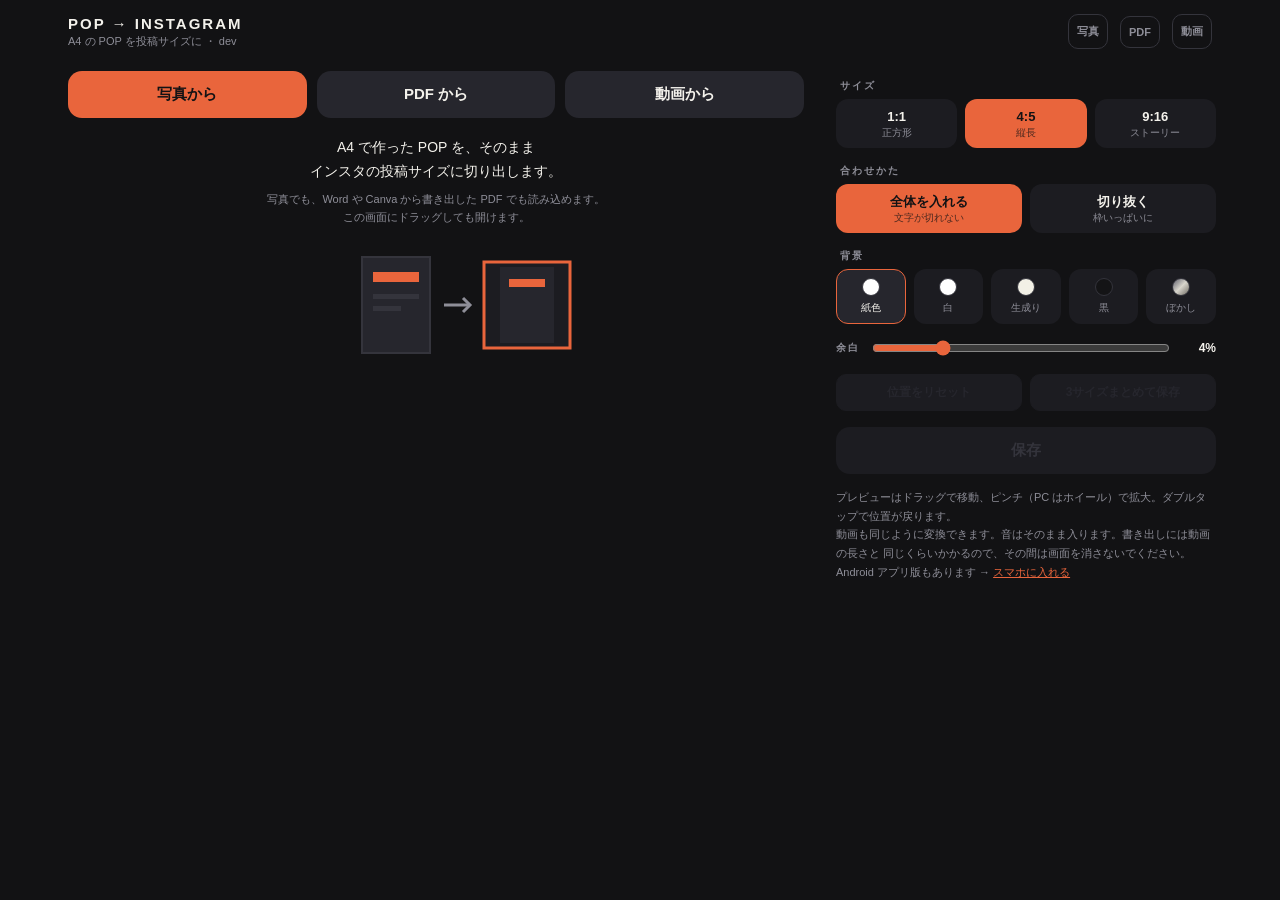
<file: web/index.html>
<!doctype html>
<html lang="ja">
<head>
<meta charset="utf-8">
<meta name="viewport" content="width=device-width, initial-scale=1, viewport-fit=cover">
<title>POP → INSTAGRAM</title>
<meta name="description" content="A4 で作った POP を、インスタの投稿サイズ（1:1 / 4:5 / 9:16）に変換します。写真でも PDF でも読み込めます。">
<meta name="theme-color" content="#121214">
<link rel="icon" href="icon.svg">
<link rel="apple-touch-icon" href="icon.svg">
<link rel="manifest" href="manifest.webmanifest">
<link rel="stylesheet" href="style.css?v=__BUILD__">
</head>
<body data-build="__BUILD__">

<header>
  <div class="title">
    <h1>POP → INSTAGRAM</h1>
    <p id="subtitle">A4 の POP を投稿サイズに</p>
  </div>
  <button class="ghost" id="openPhoto">写真</button>
  <button class="ghost" id="openPdf">PDF</button>
  <button class="ghost" id="openVideo">動画</button>
</header>

<main>
  <section class="stage" id="stage">
    <div class="empty" id="empty">
      <div class="empty-actions">
        <button class="solid primary" id="openPhotoBig">写真から</button>
        <button class="solid" id="openPdfBig">PDF から</button>
        <button class="solid" id="openVideoBig">動画から</button>
      </div>
      <p class="lead">A4 で作った POP を、そのまま<br>インスタの投稿サイズに切り出します。</p>
      <p class="sub">写真でも、Word や Canva から書き出した PDF でも読み込めます。<br>この画面にドラッグしても開けます。</p>
      <svg viewBox="0 0 320 120" aria-hidden="true">
        <rect x="86" y="12" width="68" height="96" fill="#26262d" stroke="#34343c" stroke-width="2"/>
        <rect x="97" y="27" width="46" height="10" fill="#e9653c"/>
        <rect x="97" y="49" width="46" height="5" fill="#34343c"/>
        <rect x="97" y="61" width="28" height="5" fill="#34343c"/>
        <path d="M168 60h26" stroke="#8e8e98" stroke-width="3"/>
        <path d="M187 53l7 7-7 7" fill="none" stroke="#8e8e98" stroke-width="3"/>
        <rect x="208" y="17" width="86" height="86" fill="#1c1c21" stroke="#e9653c" stroke-width="3"/>
        <rect x="224" y="22" width="54" height="76" fill="#26262d"/>
        <rect x="233" y="34" width="36" height="8" fill="#e9653c"/>
      </svg>
    </div>
    <canvas id="preview" hidden></canvas>
    <video id="media" playsinline muted loop hidden></video>
  </section>

  <section class="panel">
    <div class="strip-head" id="stripHead" hidden>
      <span id="stripCount">2 件</span>
      <button class="ghost" id="clear">クリア</button>
    </div>
    <div class="strip" id="strip" hidden></div>

    <p class="label">サイズ</p>
    <div class="row" id="formats">
      <button class="chip" data-format="square"><b>1:1</b><span>正方形</span></button>
      <button class="chip" data-format="portrait" aria-pressed="true"><b>4:5</b><span>縦長</span></button>
      <button class="chip" data-format="story"><b>9:16</b><span>ストーリー</span></button>
    </div>

    <p class="label">合わせかた</p>
    <div class="row" id="modes">
      <button class="chip" data-mode="contain" aria-pressed="true"><b>全体を入れる</b><span>文字が切れない</span></button>
      <button class="chip" data-mode="cover"><b>切り抜く</b><span>枠いっぱいに</span></button>
    </div>

    <p class="label">背景</p>
    <div class="row" id="backdrops">
      <button class="swatch" data-backdrop="paper" aria-pressed="true"><i data-dot="paper"></i>紙色</button>
      <button class="swatch" data-backdrop="white"><i data-dot="white"></i>白</button>
      <button class="swatch" data-backdrop="cream"><i data-dot="cream"></i>生成り</button>
      <button class="swatch" data-backdrop="ink"><i data-dot="ink"></i>黒</button>
      <button class="swatch" data-backdrop="blur"><i data-dot="blur"></i>ぼかし</button>
    </div>

    <div class="slider-row">
      <span class="label">余白</span>
      <input type="range" id="margin" min="0" max="18" step="1" value="4">
      <output id="marginOut">4%</output>
    </div>

    <div class="pages" id="pages" hidden>
      <span id="pageLabel">ページ 1 / 1</span>
      <button class="ghost" id="prevPage">前へ</button>
      <button class="ghost" id="nextPage">次へ</button>
    </div>

    <div class="actions">
      <button class="ghost" id="reset" disabled>位置をリセット</button>
      <button class="ghost" id="saveAll" disabled>3サイズまとめて保存</button>
    </div>

    <div class="bar" id="progress" hidden><i id="progressFill"></i></div>

    <div class="actions">
      <button class="solid" id="save" disabled>保存</button>
      <button class="solid primary" id="share" disabled hidden>Instagram / 写真に保存</button>
    </div>

    <div class="actions" id="batchRow" hidden>
      <button class="solid primary" id="batch" disabled>すべて書き出す</button>
    </div>

    <p class="hint" id="phoneHint" hidden>
      <b>写真アプリ（ギャラリー）に入れるには</b>「Instagram / 写真に保存」を押して、
      出てきた一覧から<b>「画像を保存」</b>（動画なら「ビデオを保存」）を選んでください。
      「保存」のほうはブラウザのダウンロード（iPhone は「ファイル」アプリ）に入ります。
    </p>

    <p class="hint" id="hint">
      プレビューはドラッグで移動、ピンチ（PC はホイール）で拡大。ダブルタップで位置が戻ります。<br>
      動画も同じように変換できます。音はそのまま入ります。書き出しには動画の長さと
      同じくらいかかるので、その間は画面を消さないでください。<br>
      Android アプリ版もあります → <a href="install/">スマホに入れる</a>
    </p>
  </section>
</main>

<!-- Two inputs, not one: an accept list that mixes images with PDFs makes
     Android offer the file browser only, with no way to reach the gallery. -->
<input type="file" id="fileImage" accept="image/*" multiple hidden>
<input type="file" id="filePdf" accept="application/pdf,.pdf" multiple hidden>
<input type="file" id="fileVideo" accept="video/*" multiple hidden>
<div class="toast" id="toast"></div>

<script type="module" src="app.js?v=__BUILD__"></script>
</body>
</html>
</file>
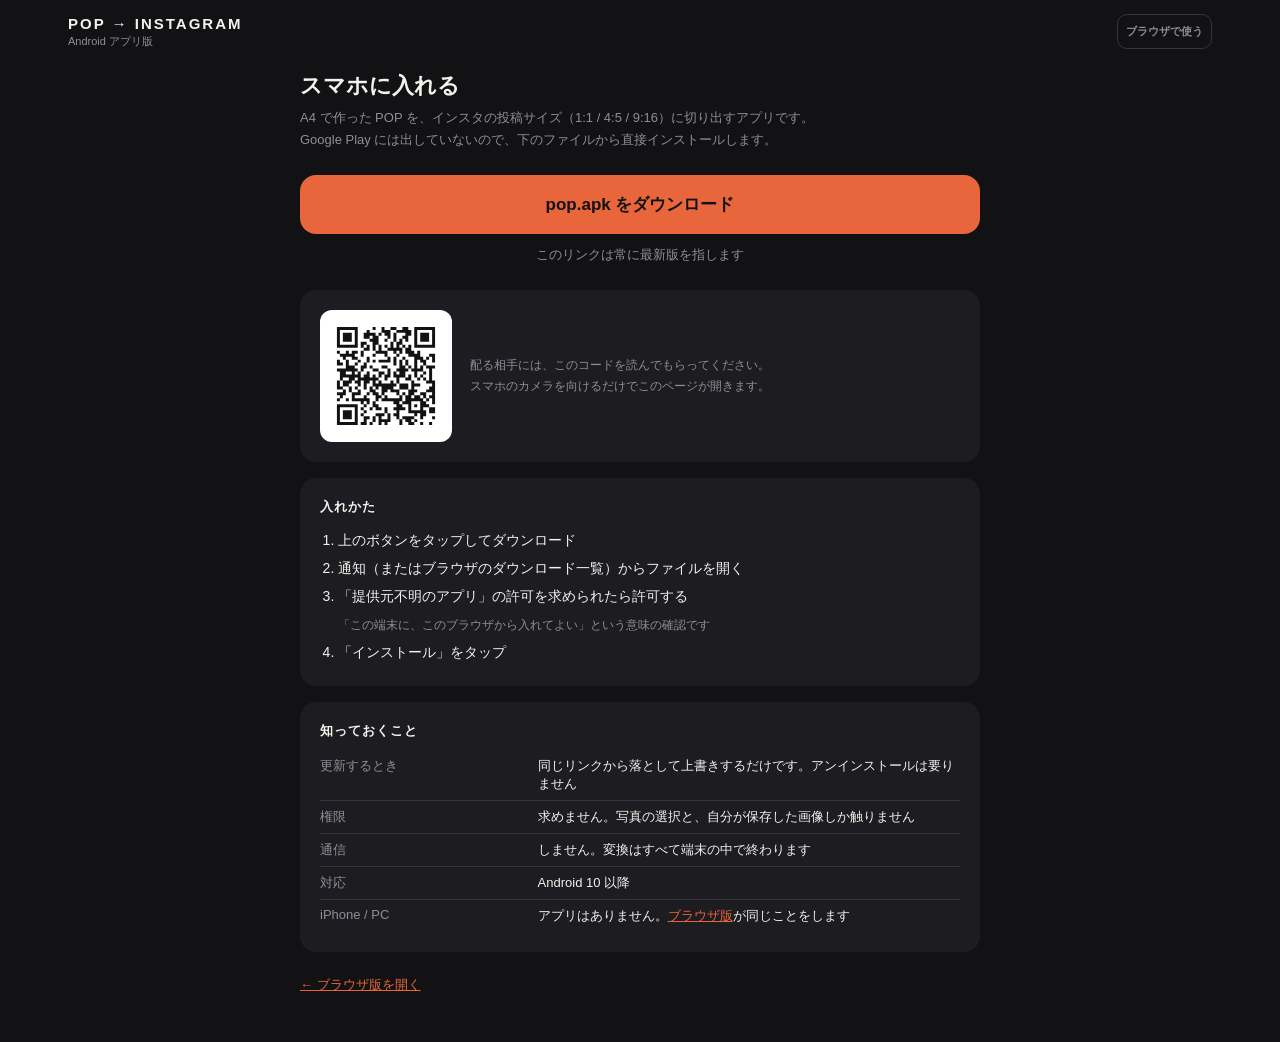
<file: web/install/index.html>
<!doctype html>
<html lang="ja">
<head>
<meta charset="utf-8">
<meta name="viewport" content="width=device-width, initial-scale=1, viewport-fit=cover">
<title>POP INSTA をスマホに入れる</title>
<meta name="description" content="A4 の POP をインスタの投稿サイズに変換する Android アプリのインストール手順です。">
<meta name="theme-color" content="#121214">
<link rel="icon" href="../icon.svg">
<link rel="stylesheet" href="../style.css?v=__BUILD__">
<style>
  .page { max-width: 720px; margin: 0 auto; padding: 8px 20px 48px; }
  .page h2 { font-size: 22px; margin: 0 0 6px; }
  .page .sub { color: var(--dim); font-size: 13px; margin: 0 0 24px; line-height: 1.7; }
  .card { background: var(--panel); border-radius: 16px; padding: 20px; margin-bottom: 16px; }
  .get { display: block; text-align: center; background: var(--accent); color: var(--shell);
         font-size: 17px; font-weight: 700; text-decoration: none; border-radius: 16px;
         padding: 18px 16px; }
  .qr { display: flex; gap: 18px; align-items: center; }
  .qr img { width: 132px; height: 132px; background: #fff; border-radius: 12px; padding: 8px; }
  .qr p { margin: 0; font-size: 12px; color: var(--dim); line-height: 1.8; }
  ol { margin: 0; padding-left: 1.3em; line-height: 2; font-size: 14px; }
  ol small { color: var(--dim); font-size: 12px; }
  h3 { font-size: 13px; letter-spacing: 1px; margin: 0 0 10px; }
  table { width: 100%; border-collapse: collapse; font-size: 13px; }
  td { padding: 7px 0; border-bottom: 1px solid var(--line); vertical-align: top; }
  td:first-child { color: var(--dim); width: 34%; }
  tr:last-child td { border-bottom: 0; }
  .back { display: inline-block; margin-top: 8px; color: var(--accent); font-size: 13px; }
  @media (max-width: 480px) { .qr { flex-direction: column; text-align: center; } }
</style>
</head>
<body>

<header>
  <div class="title">
    <h1>POP → INSTAGRAM</h1>
    <p>Android アプリ版</p>
  </div>
  <a class="ghost" href="../">ブラウザで使う</a>
</header>

<div class="page">
  <h2>スマホに入れる</h2>
  <p class="sub">
    A4 で作った POP を、インスタの投稿サイズ（1:1 / 4:5 / 9:16）に切り出すアプリです。<br>
    Google Play には出していないので、下のファイルから直接インストールします。
  </p>

  <a class="get" href="https://github.com/ytakaiclimb-cell/Free/releases/latest/download/pop.apk">
    pop.apk をダウンロード
  </a>
  <p class="sub" style="text-align:center; margin: 10px 0 24px">このリンクは常に最新版を指します</p>

  <div class="card qr">
    <img src="qr.svg" alt="このページの QR コード">
    <p>
      配る相手には、このコードを読んでもらってください。<br>
      スマホのカメラを向けるだけでこのページが開きます。
    </p>
  </div>

  <div class="card">
    <h3>入れかた</h3>
    <ol>
      <li>上のボタンをタップしてダウンロード</li>
      <li>通知（またはブラウザのダウンロード一覧）からファイルを開く</li>
      <li>「提供元不明のアプリ」の許可を求められたら許可する<br>
        <small>「この端末に、このブラウザから入れてよい」という意味の確認です</small></li>
      <li>「インストール」をタップ</li>
    </ol>
  </div>

  <div class="card">
    <h3>知っておくこと</h3>
    <table>
      <tr><td>更新するとき</td><td>同じリンクから落として上書きするだけです。アンインストールは要りません</td></tr>
      <tr><td>権限</td><td>求めません。写真の選択と、自分が保存した画像しか触りません</td></tr>
      <tr><td>通信</td><td>しません。変換はすべて端末の中で終わります</td></tr>
      <tr><td>対応</td><td>Android 10 以降</td></tr>
      <tr><td>iPhone / PC</td><td>アプリはありません。<a href="../">ブラウザ版</a>が同じことをします</td></tr>
    </table>
  </div>

  <a class="back" href="../">← ブラウザ版を開く</a>
</div>

</body>
</html>
</file>
<file: web/style.css>
:root {
  --shell: #121214;
  --panel: #1c1c21;
  --panel-hi: #26262d;
  --line: #34343c;
  --text: #f4f2ec;
  --dim: #8e8e98;
  --accent: #e9653c;
  --radius: 12px;
}

* { box-sizing: border-box; }

html, body {
  margin: 0;
  background: var(--shell);
  color: var(--text);
  font-family: -apple-system, BlinkMacSystemFont, "Hiragino Sans", "Noto Sans JP",
    "Yu Gothic UI", "Segoe UI", Roboto, sans-serif;
  -webkit-text-size-adjust: 100%;
}

body {
  min-height: 100dvh;
  padding: env(safe-area-inset-top) env(safe-area-inset-right)
    env(safe-area-inset-bottom) env(safe-area-inset-left);
}

header {
  display: flex;
  align-items: center;
  gap: 12px;
  padding: 14px 18px;
  max-width: 1180px;
  margin: 0 auto;
}

header h1 {
  margin: 0;
  font-size: 15px;
  letter-spacing: 2px;
  font-weight: 700;
}

header p {
  margin: 2px 0 0;
  font-size: 11px;
  color: var(--dim);
  overflow: hidden;
  text-overflow: ellipsis;
  white-space: nowrap;
  max-width: 60vw;
}

header p.warn { color: var(--accent); white-space: normal; }

header .title { flex: 1; min-width: 0; }

header .ghost { padding: 9px 8px; font-size: 11px; }

main {
  display: grid;
  gap: 18px;
  padding: 0 14px 28px;
  max-width: 1180px;
  margin: 0 auto;
}

@media (min-width: 900px) {
  main {
    grid-template-columns: minmax(0, 1fr) 380px;
    align-items: start;
    gap: 28px;
  }
  .stage { position: sticky; top: 16px; }
}

/* ---- stage ------------------------------------------------------------- */

.stage {
  display: flex;
  align-items: center;
  justify-content: center;
  min-height: 240px;
}

#preview {
  border: 1px solid var(--line);
  touch-action: none;
  cursor: grab;
  display: block;
}

#preview:active { cursor: grabbing; }

.empty { width: 100%; text-align: center; padding: 8px 4px 0; }

.empty-actions {
  display: grid;
  gap: 10px;
  grid-template-columns: repeat(auto-fit, minmax(96px, 1fr));
}

#media { display: none; }

.bar { height: 4px; background: var(--panel-hi); border-radius: 999px; overflow: hidden; margin-top: 12px; }
.bar i { display: block; height: 100%; width: 0; background: var(--accent); transition: width 0.15s; }

.empty .lead { font-size: 14px; line-height: 1.7; margin: 18px 0 6px; }
.empty .sub { font-size: 11px; line-height: 1.7; color: var(--dim); margin: 0 0 18px; }
.empty svg { width: min(100%, 320px); height: auto; }

.dropping { outline: 2px dashed var(--accent); outline-offset: 6px; }

/* ---- controls ---------------------------------------------------------- */

.label {
  font-size: 10px;
  letter-spacing: 2px;
  font-weight: 700;
  color: var(--dim);
  margin: 16px 0 6px 4px;
}

.row { display: grid; gap: 8px; grid-auto-flow: column; grid-auto-columns: 1fr; }

.chip {
  appearance: none;
  border: 0;
  font: inherit;
  background: var(--panel);
  color: var(--text);
  border-radius: var(--radius);
  padding: 9px 6px;
  text-align: center;
  cursor: pointer;
  line-height: 1.35;
}

.chip b { display: block; font-size: 13px; }
.chip span { display: block; font-size: 10px; color: var(--dim); }
.chip[aria-pressed="true"] { background: var(--accent); color: var(--shell); }
.chip[aria-pressed="true"] span { color: rgba(18, 18, 20, 0.72); }

.swatch {
  appearance: none;
  font: inherit;
  background: var(--panel);
  border: 1px solid transparent;
  border-radius: var(--radius);
  padding: 8px 2px;
  color: var(--dim);
  font-size: 10px;
  cursor: pointer;
}

.swatch i {
  display: block;
  width: 18px;
  height: 18px;
  margin: 0 auto 5px;
  border-radius: 50%;
  border: 1px solid var(--line);
}

.swatch[aria-pressed="true"] { background: var(--panel-hi); border-color: var(--accent); color: var(--text); }

.strip-head {
  display: flex;
  align-items: center;
  gap: 10px;
  font-size: 11px;
  color: var(--dim);
  margin-top: 4px;
}

.strip-head span { flex: 1; }

.strip {
  display: flex;
  gap: 8px;
  overflow-x: auto;
  padding: 8px 2px 4px;
  -webkit-overflow-scrolling: touch;
}

.strip .cell {
  position: relative;
  flex: 0 0 auto;
  padding: 3px;
  background: var(--panel);
  border: 1px solid transparent;
  border-radius: 10px;
  cursor: pointer;
  line-height: 0;
}

.strip .cell[aria-pressed="true"] { border-color: var(--accent); background: var(--panel-hi); }
.strip .shot { width: 56px; height: 56px; border-radius: 7px; }

.strip .tag {
  position: absolute;
  left: 5px;
  bottom: 5px;
  font-size: 9px;
  font-style: normal;
  line-height: 1;
  padding: 2px 4px;
  border-radius: 4px;
  background: rgba(18, 18, 20, 0.78);
  color: var(--text);
}

.slider-row { display: flex; align-items: center; gap: 10px; margin-top: 14px; }
.slider-row .label { margin: 0; }
.slider-row output { font-size: 12px; font-weight: 700; min-width: 34px; text-align: right; }

input[type="range"] {
  flex: 1;
  accent-color: var(--accent);
  background: transparent;
}

.pages { display: flex; align-items: center; gap: 8px; margin-top: 12px; font-size: 11px; color: var(--dim); }
.pages span { flex: 1; }

.actions { display: grid; gap: 8px; grid-auto-flow: column; grid-auto-columns: 1fr; margin-top: 16px; }

.ghost {
  appearance: none;
  font: inherit;
  text-decoration: none;
  font-size: 12px;
  font-weight: 700;
  background: transparent;
  color: var(--dim);
  border: 1px solid var(--line);
  border-radius: 10px;
  padding: 9px 12px;
  cursor: pointer;
  white-space: nowrap;
}

.solid {
  appearance: none;
  font: inherit;
  font-size: 15px;
  font-weight: 700;
  background: var(--panel-hi);
  color: var(--text);
  border: 0;
  border-radius: 14px;
  padding: 14px 10px;
  cursor: pointer;
}

.solid.primary { background: var(--accent); color: var(--shell); }
button:disabled { background: var(--panel); color: var(--line); cursor: default; }
.ghost:disabled { border-color: var(--panel); color: var(--panel-hi); }

.hint { font-size: 11px; color: var(--dim); line-height: 1.7; margin: 14px 0 0; }
.hint a { color: var(--accent); }

.toast {
  position: fixed;
  left: 50%;
  bottom: 24px;
  transform: translateX(-50%);
  background: var(--panel-hi);
  color: var(--text);
  border: 1px solid var(--line);
  border-radius: 999px;
  padding: 10px 18px;
  font-size: 13px;
  opacity: 0;
  pointer-events: none;
  transition: opacity 0.2s;
  z-index: 10;
}

.toast.on { opacity: 1; }

a { color: var(--accent); }

[hidden] { display: none !important; }
</file>
